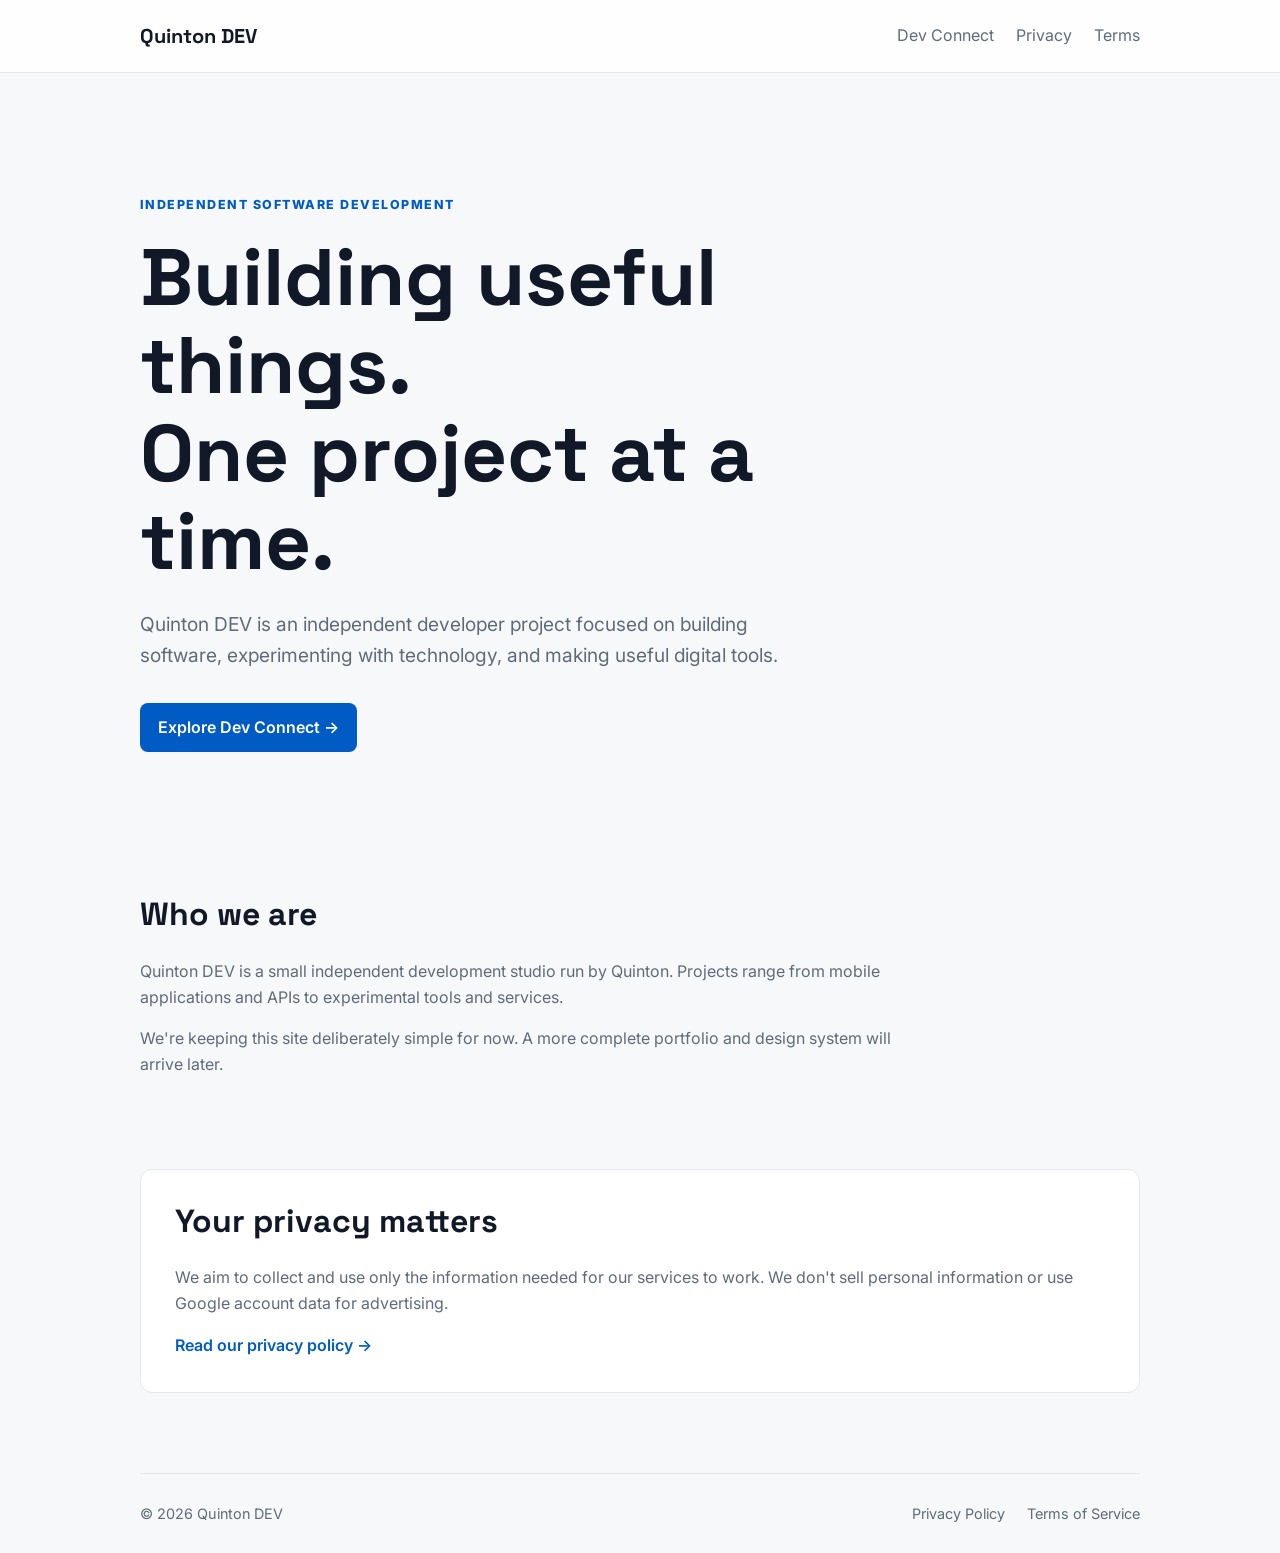
<file: index.html>
<!DOCTYPE html>
<html lang="en">
<head>
    <meta charset="UTF-8">
    <meta name="viewport" content="width=device-width, initial-scale=1.0">
    <meta name="description" content="Quinton DEV — independent software development and digital projects by Quinton Angus.">
    <title>Quinton DEV</title>
    <link rel="stylesheet" href="./CSS/main.css">
</head>
<body>
    <header>
        <nav>
            <a class="brand" href="./">Quinton DEV</a>
            <div class="links">
                <a href="./dev-connect.html">Dev Connect</a>
                <a href="./privacy.html">Privacy</a>
                <a href="./terms.html">Terms</a>
            </div>
        </nav>
    </header>

    <main>
        <section class="hero">
            <p class="eyebrow">INDEPENDENT SOFTWARE DEVELOPMENT</p>
            <h1>Building useful things.<br>One project at a time.</h1>
            <p class="lead">Quinton DEV is an independent developer project focused on building software, experimenting with technology, and making useful digital tools.</p>
            <a class="button" href="./dev-connect.html">Explore Dev Connect →</a>
        </section>

        <section class="section">
            <h2>Who we are</h2>
            <p>Quinton DEV is a small independent development studio run by Quinton. Projects range from mobile applications and APIs to experimental tools and services.</p>
            <p>We're keeping this site deliberately simple for now. A more complete portfolio and design system will arrive later.</p>
        </section>

        <section class="section card">
            <h2>Your privacy matters</h2>
            <p>We aim to collect and use only the information needed for our services to work. We don't sell personal information or use Google account data for advertising.</p>
            <a href="./privacy.html">Read our privacy policy →</a>
        </section>
    </main>

    <footer>
        <span>© 2026 Quinton DEV</span>
        <div>
            <a href="./privacy.html">Privacy Policy</a>
            <a href="./terms.html">Terms of Service</a>
        </div>
    </footer>
</body>
</html>
</file>
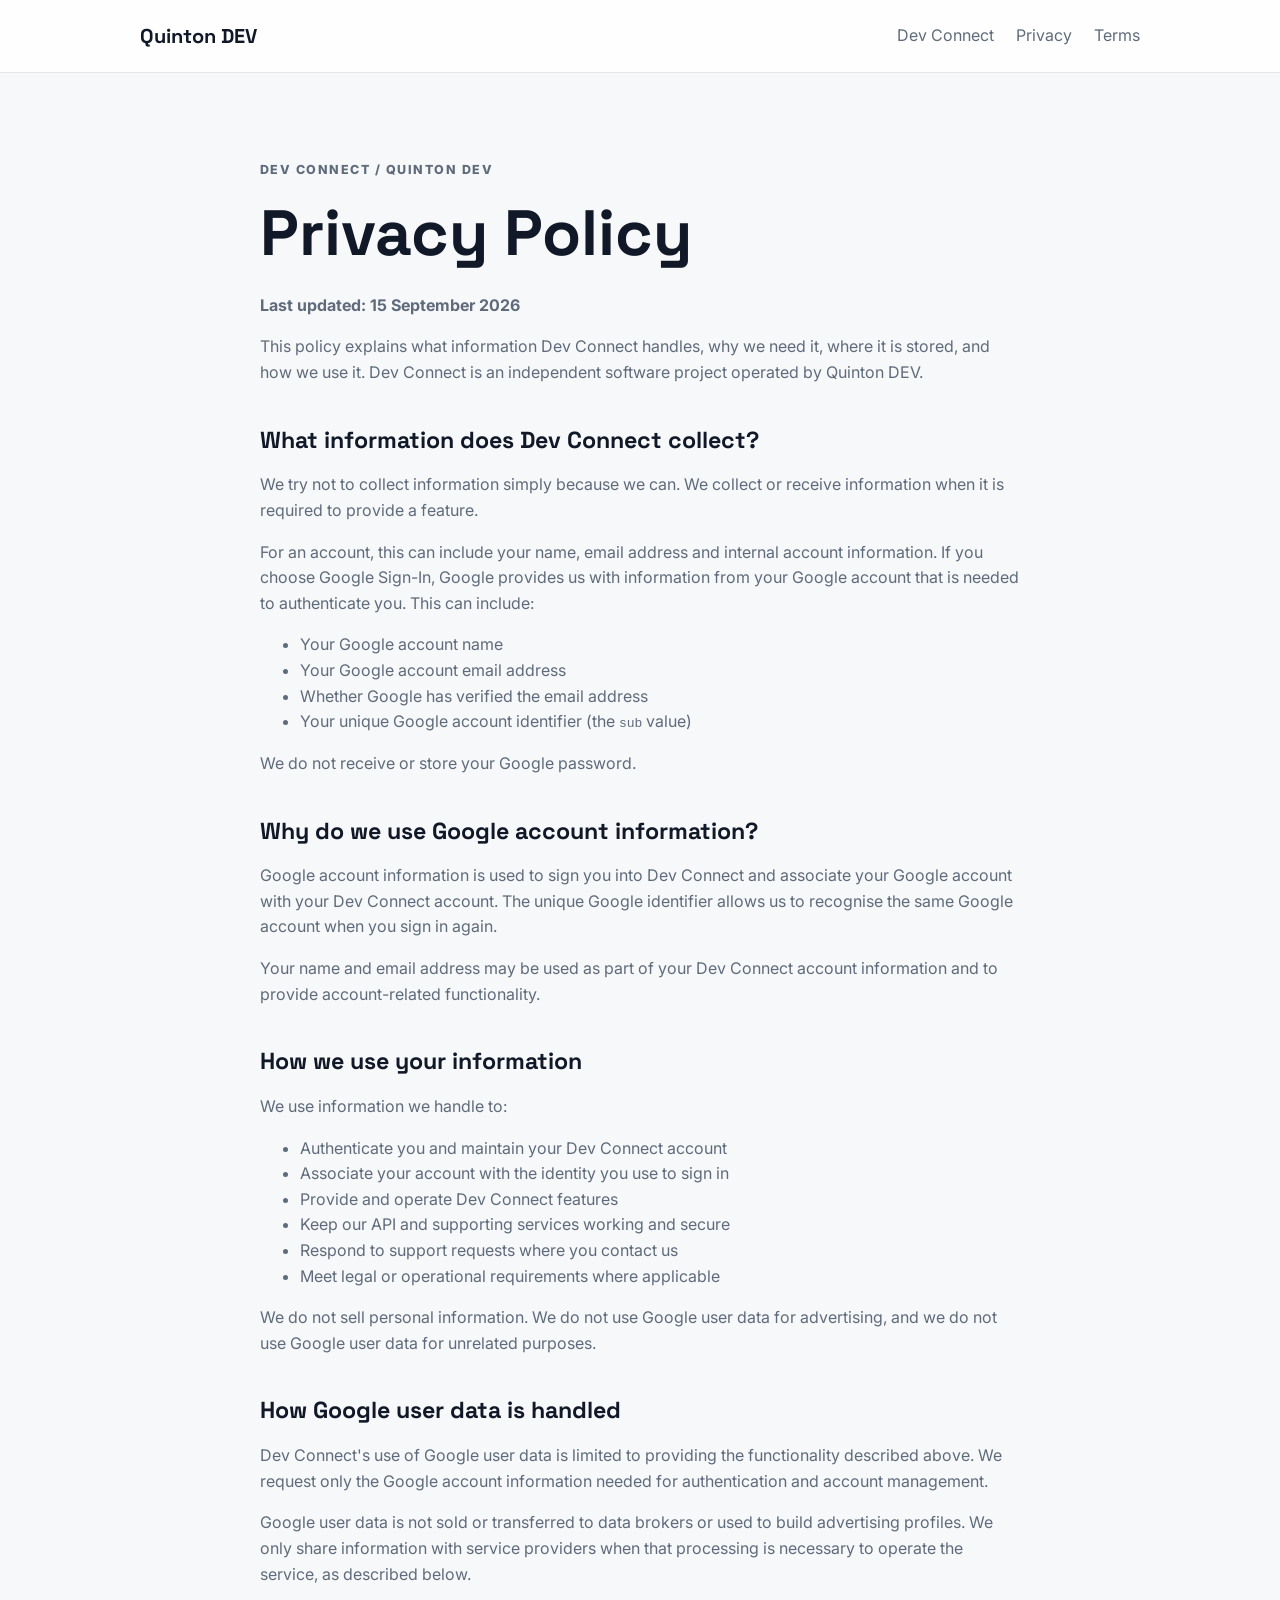
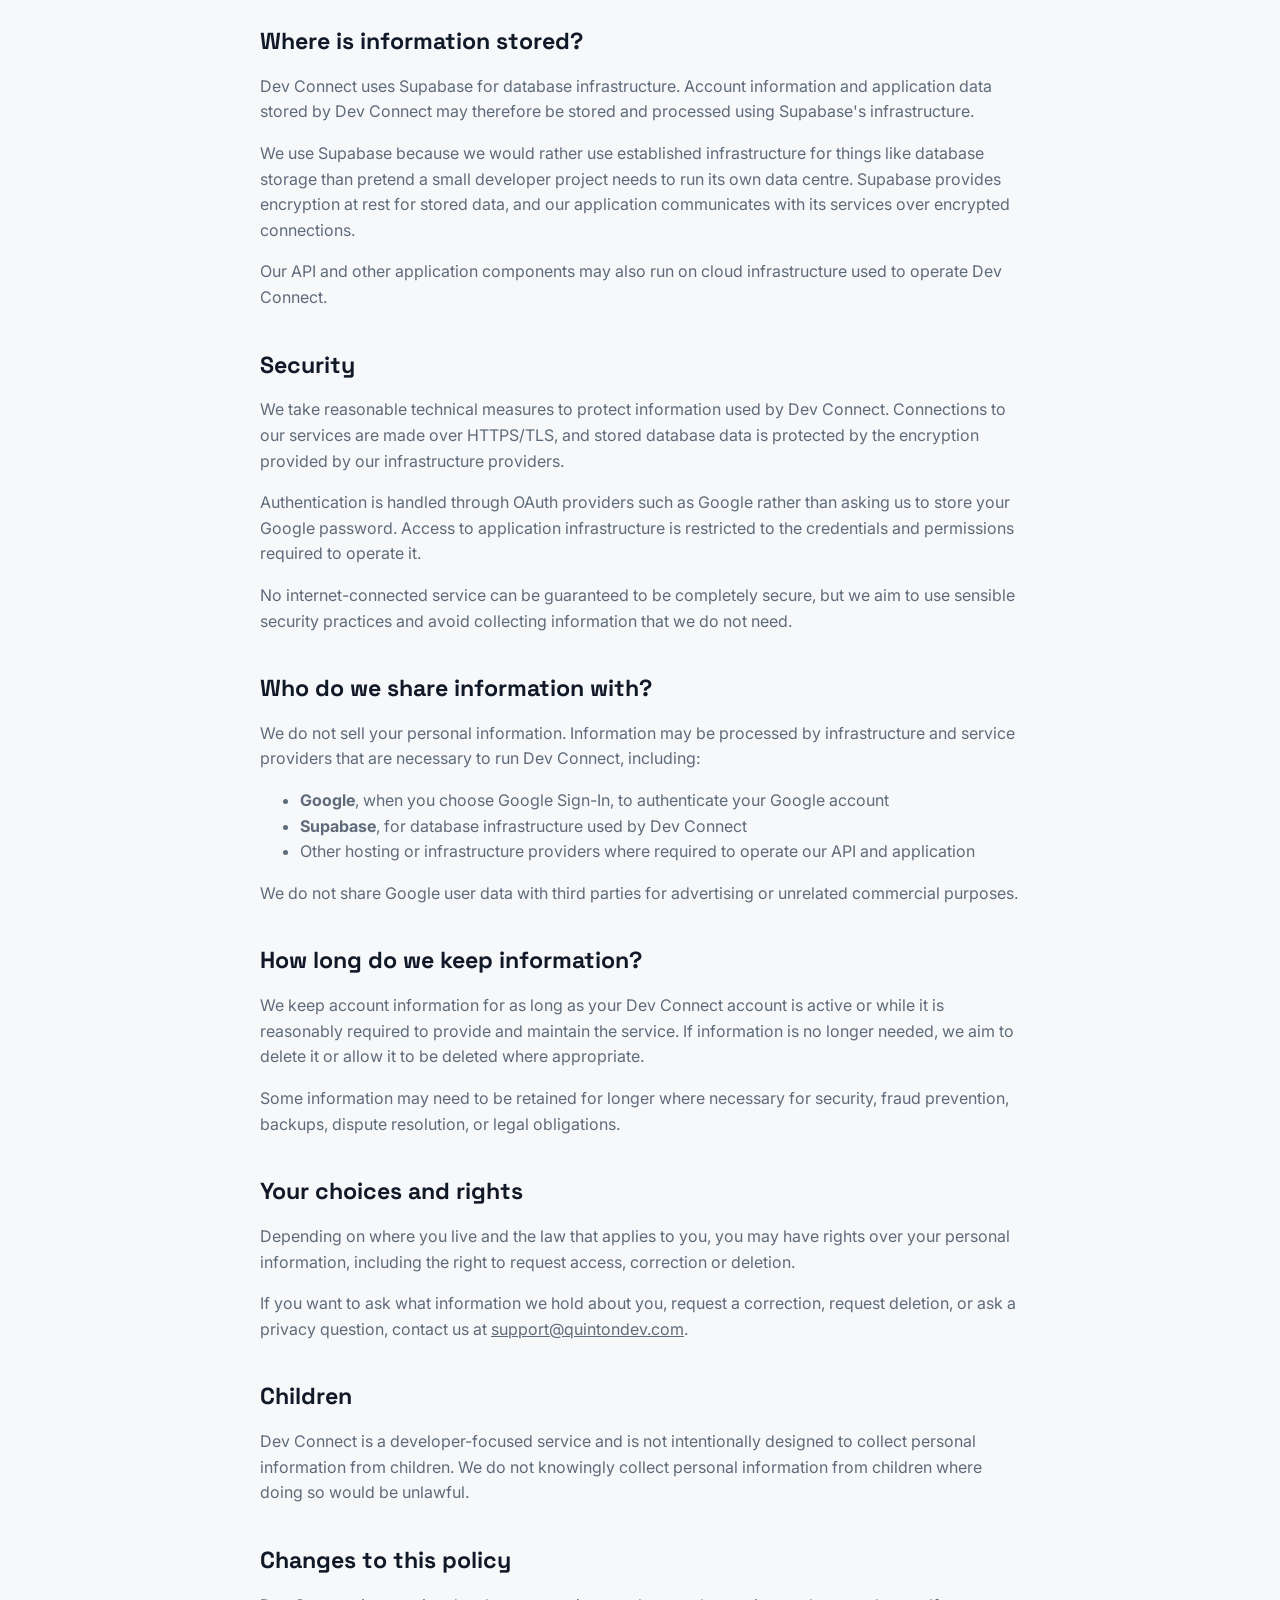
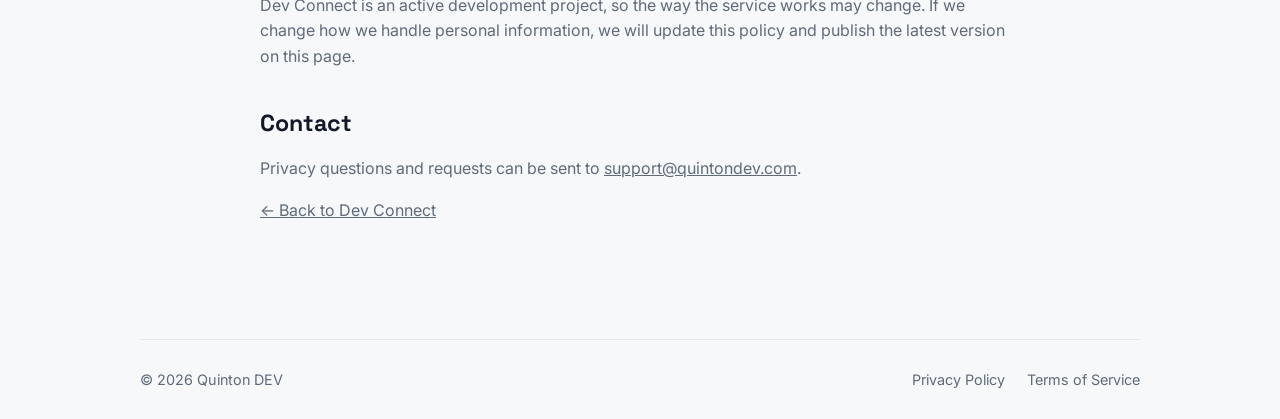
<file: privacy/index.html>
<!DOCTYPE html>
<html lang="en">
<head>
    <meta charset="UTF-8">
    <meta name="viewport" content="width=device-width, initial-scale=1.0">
    <meta http-equiv="refresh" content="0; url=../privacy.html">
    <link rel="canonical" href="https://quintondev.com/privacy">
    <title>Privacy Policy | Dev Connect | Quinton DEV</title>
</head>
<body>
    <p>Redirecting to the <a href="../privacy.html">Dev Connect Privacy Policy</a>…</p>
</body>
</html>
</file>
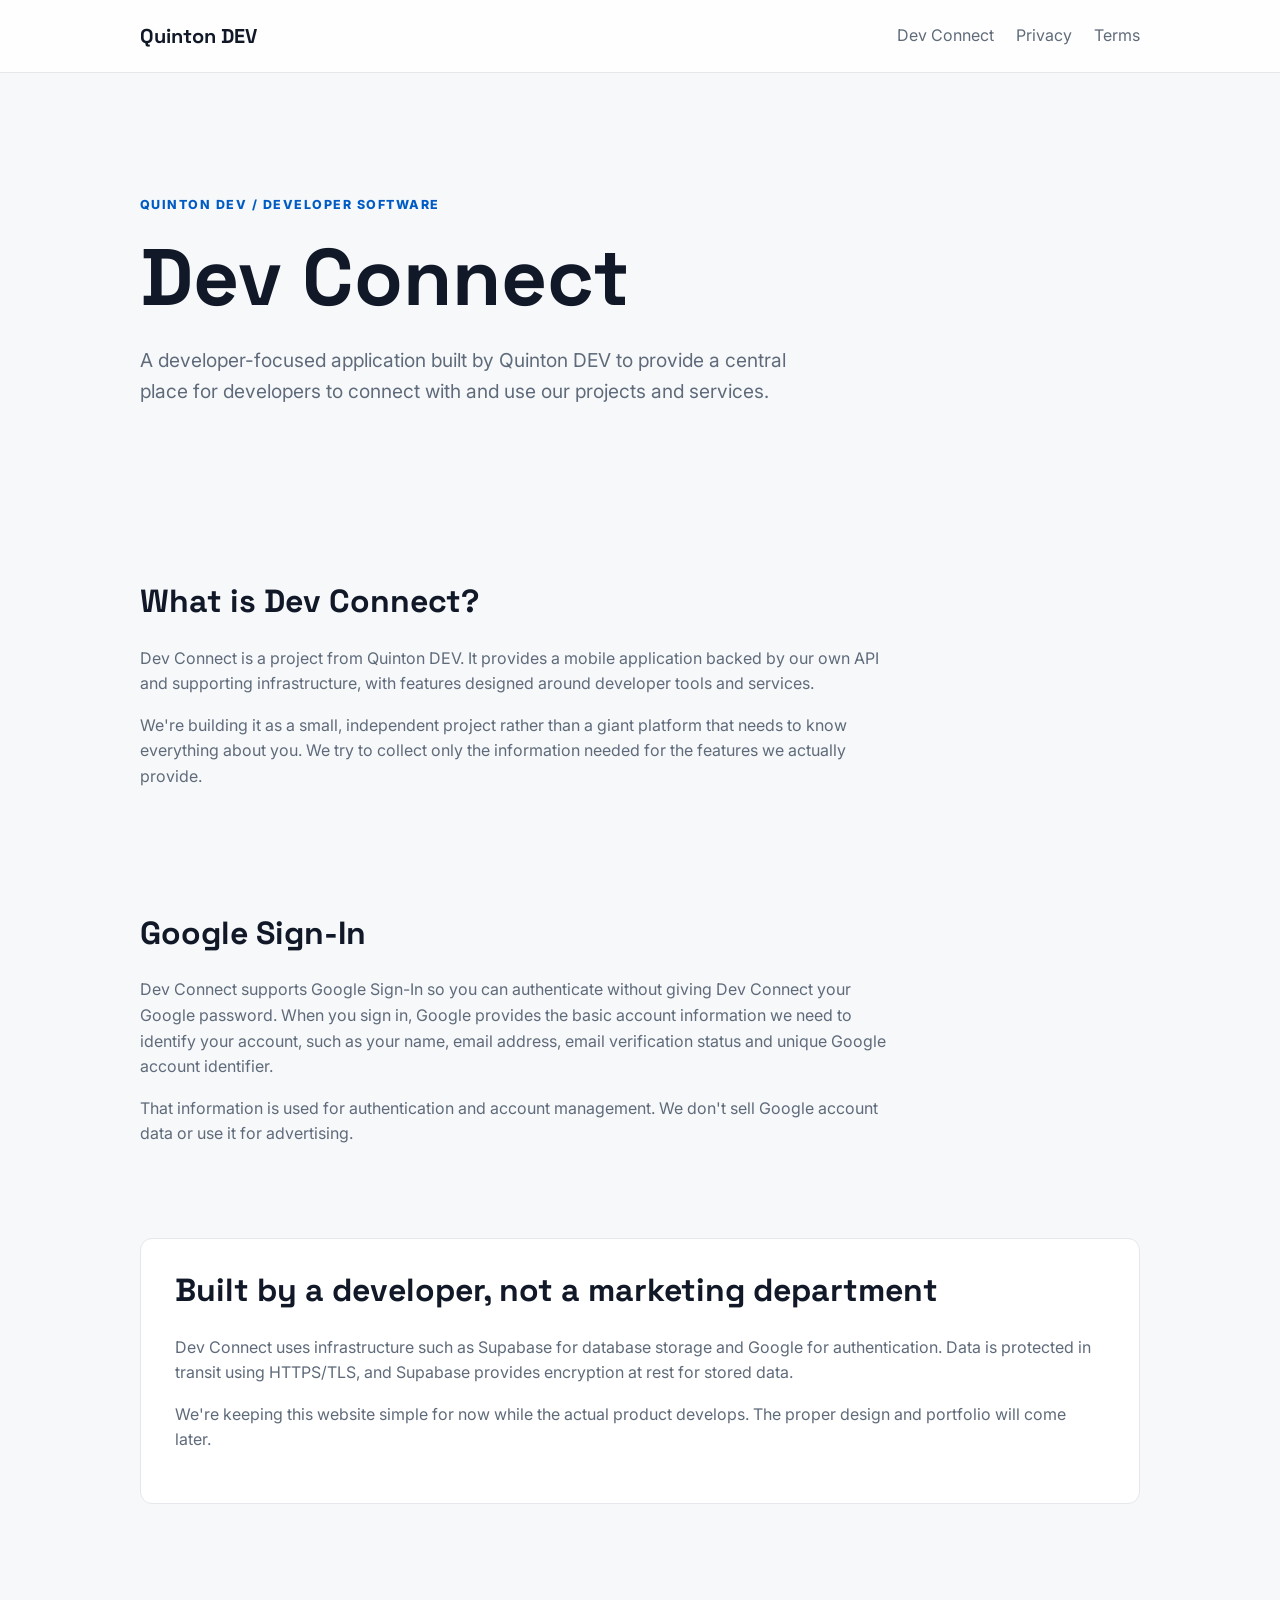
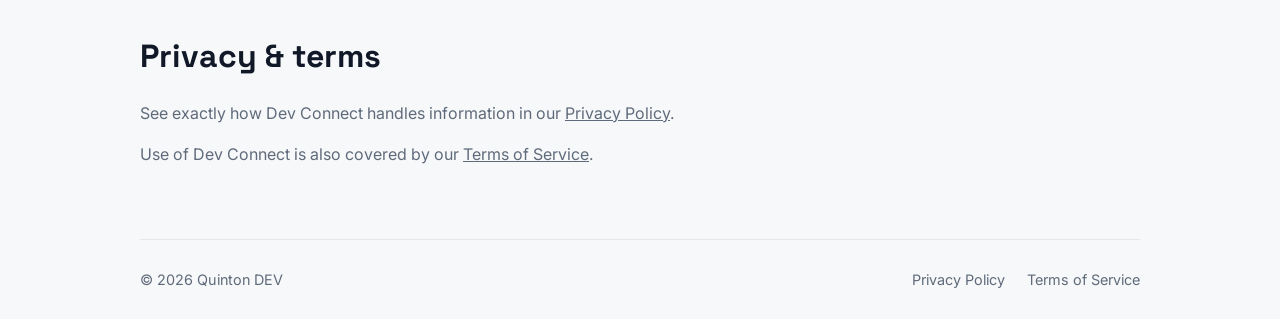
<file: dev-connect.html>
<!DOCTYPE html>
<html lang="en">
<head>
    <meta charset="UTF-8">
    <meta name="viewport" content="width=device-width, initial-scale=1.0">
    <meta name="description" content="Dev Connect — a developer-focused application built by Quinton DEV for connecting developers with projects and services.">
    <title>Dev Connect | Quinton DEV</title>
    <link rel="stylesheet" href="./CSS/main.css">
</head>
<body>
    <header>
        <nav>
            <a class="brand" href="./">Quinton DEV</a>
            <div class="links">
                <a href="./dev-connect.html">Dev Connect</a>
                <a href="./privacy.html">Privacy</a>
                <a href="./terms.html">Terms</a>
            </div>
        </nav>
    </header>

    <main>
        <section class="hero">
            <p class="eyebrow">QUINTON DEV / DEVELOPER SOFTWARE</p>
            <h1>Dev Connect</h1>
            <p class="lead">A developer-focused application built by Quinton DEV to provide a central place for developers to connect with and use our projects and services.</p>
        </section>

        <section class="section">
            <h2>What is Dev Connect?</h2>
            <p>Dev Connect is a project from Quinton DEV. It provides a mobile application backed by our own API and supporting infrastructure, with features designed around developer tools and services.</p>
            <p>We're building it as a small, independent project rather than a giant platform that needs to know everything about you. We try to collect only the information needed for the features we actually provide.</p>
        </section>

        <section class="section">
            <h2>Google Sign-In</h2>
            <p>Dev Connect supports Google Sign-In so you can authenticate without giving Dev Connect your Google password. When you sign in, Google provides the basic account information we need to identify your account, such as your name, email address, email verification status and unique Google account identifier.</p>
            <p>That information is used for authentication and account management. We don't sell Google account data or use it for advertising.</p>
        </section>

        <section class="section card">
            <h2>Built by a developer, not a marketing department</h2>
            <p>Dev Connect uses infrastructure such as Supabase for database storage and Google for authentication. Data is protected in transit using HTTPS/TLS, and Supabase provides encryption at rest for stored data.</p>
            <p>We're keeping this website simple for now while the actual product develops. The proper design and portfolio will come later.</p>
        </section>

        <section class="section">
            <h2>Privacy &amp; terms</h2>
            <p>See exactly how Dev Connect handles information in our <a href="./privacy.html">Privacy Policy</a>.</p>
            <p>Use of Dev Connect is also covered by our <a href="./terms.html">Terms of Service</a>.</p>
        </section>
    </main>

    <footer>
        <span>© 2026 Quinton DEV</span>
        <div>
            <a href="./privacy.html">Privacy Policy</a>
            <a href="./terms.html">Terms of Service</a>
        </div>
    </footer>
</body>
</html>
</file>
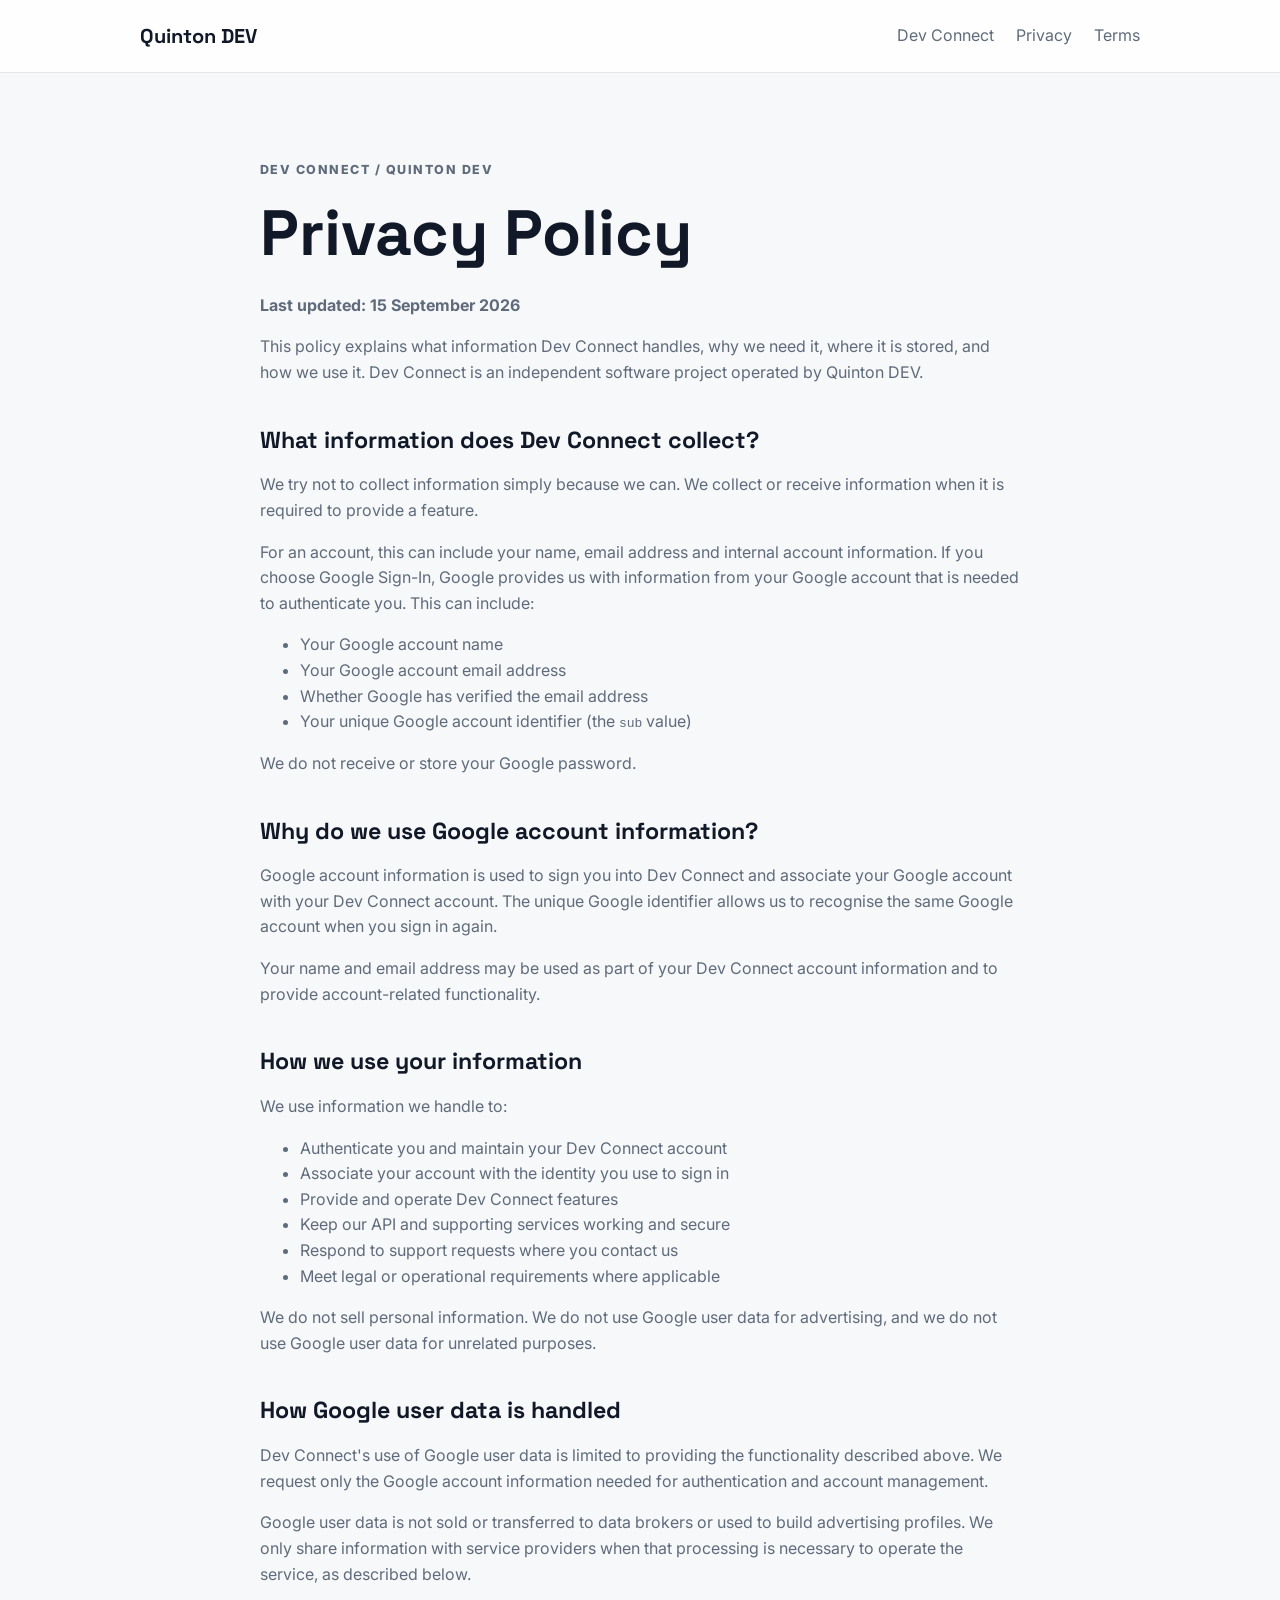
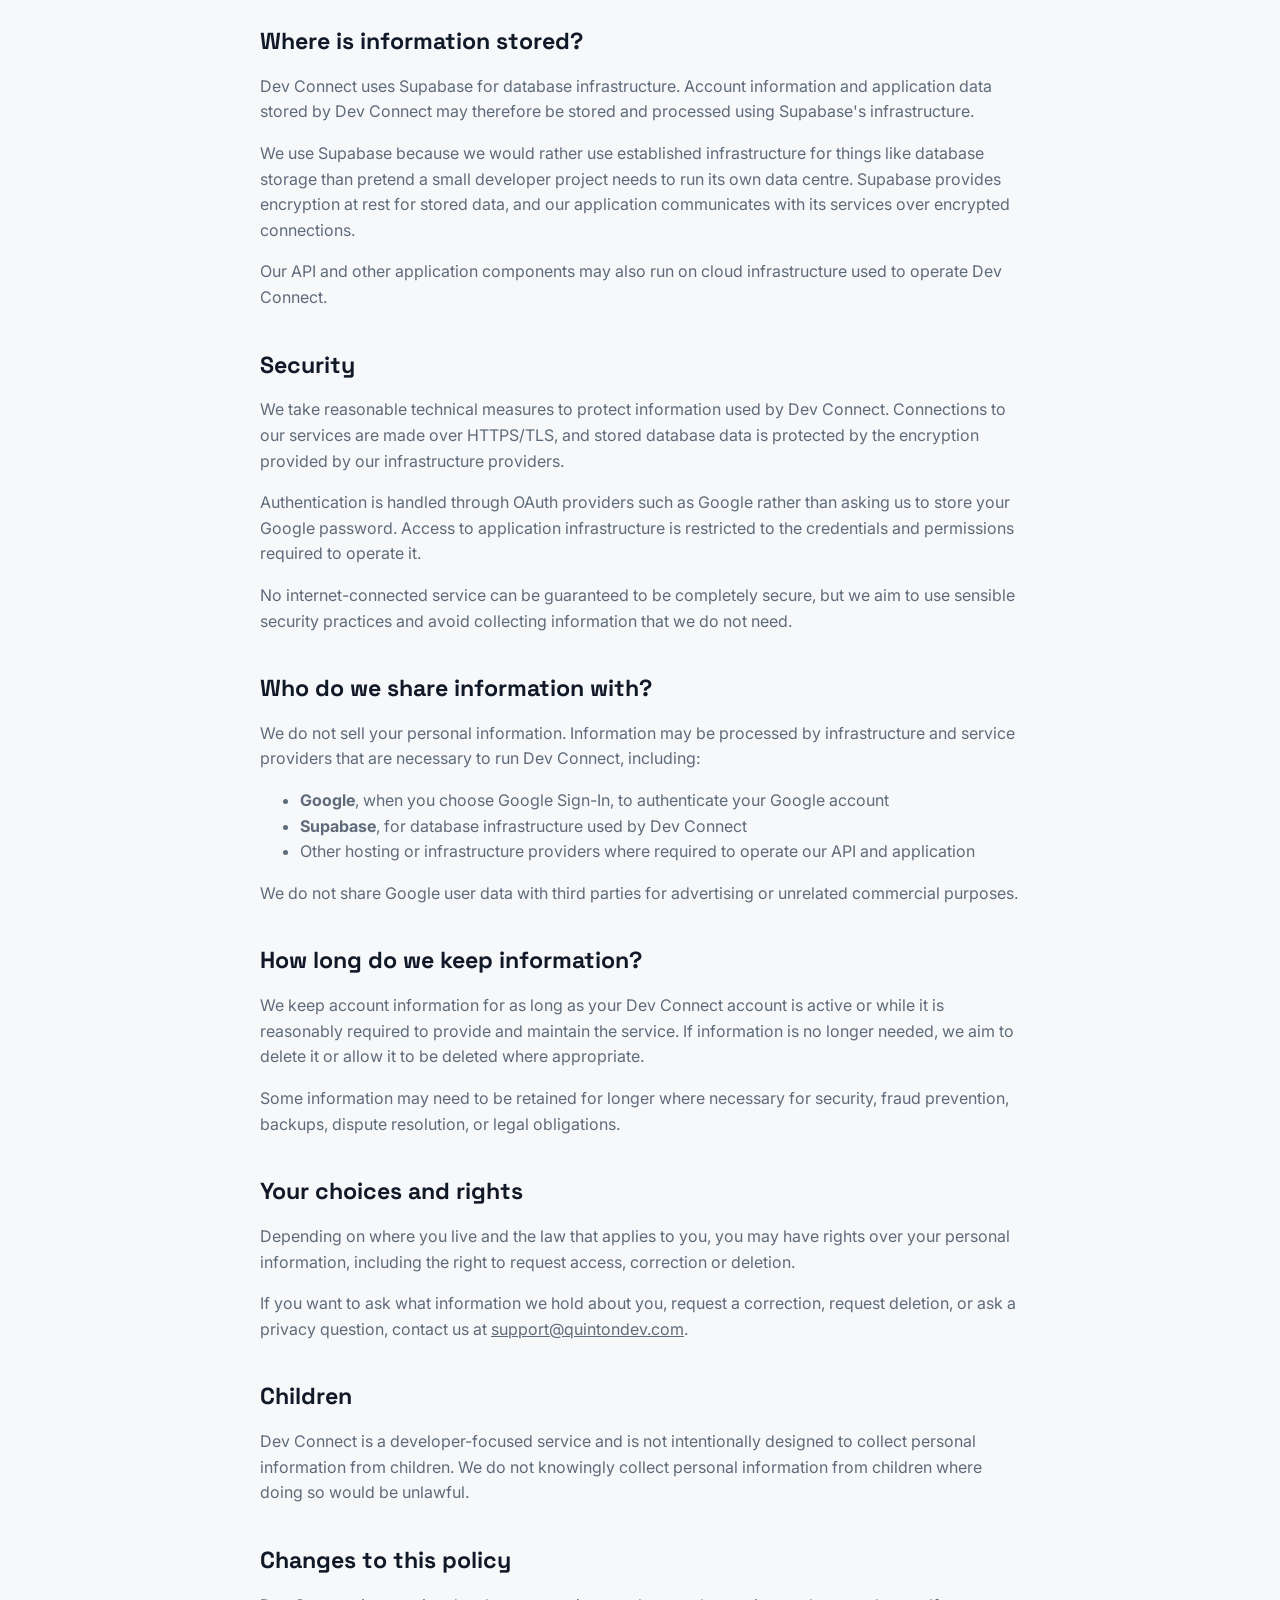
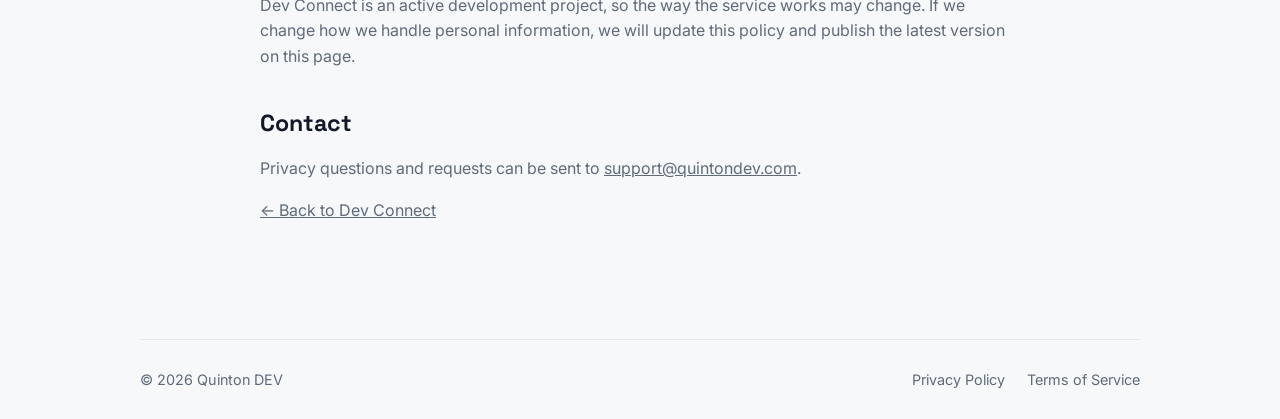
<file: privacy.html>
<!DOCTYPE html>
<html lang="en">
<head>
    <meta charset="UTF-8">
    <meta name="viewport" content="width=device-width, initial-scale=1.0">
    <meta name="description" content="Privacy Policy for Dev Connect and Quinton DEV services.">
    <title>Privacy Policy | Dev Connect | Quinton DEV</title>
    <link rel="stylesheet" href="./CSS/main.css">
</head>
<body>
    <header><nav><a class="brand" href="./">Quinton DEV</a><div class="links"><a href="./dev-connect.html">Dev Connect</a><a href="./privacy.html">Privacy</a><a href="./terms.html">Terms</a></div></nav></header>
    <main class="page">
        <p class="eyebrow">DEV CONNECT / QUINTON DEV</p>
        <h1>Privacy Policy</h1>
        <p><strong>Last updated: 15 September 2026</strong></p>

        <p>This policy explains what information Dev Connect handles, why we need it, where it is stored, and how we use it. Dev Connect is an independent software project operated by Quinton DEV.</p>

        <h2>What information does Dev Connect collect?</h2>
        <p>We try not to collect information simply because we can. We collect or receive information when it is required to provide a feature.</p>
        <p>For an account, this can include your name, email address and internal account information. If you choose Google Sign-In, Google provides us with information from your Google account that is needed to authenticate you. This can include:</p>
        <ul>
            <li>Your Google account name</li>
            <li>Your Google account email address</li>
            <li>Whether Google has verified the email address</li>
            <li>Your unique Google account identifier (the <code>sub</code> value)</li>
        </ul>
        <p>We do not receive or store your Google password.</p>

        <h2>Why do we use Google account information?</h2>
        <p>Google account information is used to sign you into Dev Connect and associate your Google account with your Dev Connect account. The unique Google identifier allows us to recognise the same Google account when you sign in again.</p>
        <p>Your name and email address may be used as part of your Dev Connect account information and to provide account-related functionality.</p>

        <h2>How we use your information</h2>
        <p>We use information we handle to:</p>
        <ul>
            <li>Authenticate you and maintain your Dev Connect account</li>
            <li>Associate your account with the identity you use to sign in</li>
            <li>Provide and operate Dev Connect features</li>
            <li>Keep our API and supporting services working and secure</li>
            <li>Respond to support requests where you contact us</li>
            <li>Meet legal or operational requirements where applicable</li>
        </ul>
        <p>We do not sell personal information. We do not use Google user data for advertising, and we do not use Google user data for unrelated purposes.</p>

        <h2>How Google user data is handled</h2>
        <p>Dev Connect's use of Google user data is limited to providing the functionality described above. We request only the Google account information needed for authentication and account management.</p>
        <p>Google user data is not sold or transferred to data brokers or used to build advertising profiles. We only share information with service providers when that processing is necessary to operate the service, as described below.</p>

        <h2>Where is information stored?</h2>
        <p>Dev Connect uses Supabase for database infrastructure. Account information and application data stored by Dev Connect may therefore be stored and processed using Supabase's infrastructure.</p>
        <p>We use Supabase because we would rather use established infrastructure for things like database storage than pretend a small developer project needs to run its own data centre. Supabase provides encryption at rest for stored data, and our application communicates with its services over encrypted connections.</p>
        <p>Our API and other application components may also run on cloud infrastructure used to operate Dev Connect.</p>

        <h2>Security</h2>
        <p>We take reasonable technical measures to protect information used by Dev Connect. Connections to our services are made over HTTPS/TLS, and stored database data is protected by the encryption provided by our infrastructure providers.</p>
        <p>Authentication is handled through OAuth providers such as Google rather than asking us to store your Google password. Access to application infrastructure is restricted to the credentials and permissions required to operate it.</p>
        <p>No internet-connected service can be guaranteed to be completely secure, but we aim to use sensible security practices and avoid collecting information that we do not need.</p>

        <h2>Who do we share information with?</h2>
        <p>We do not sell your personal information. Information may be processed by infrastructure and service providers that are necessary to run Dev Connect, including:</p>
        <ul>
            <li><strong>Google</strong>, when you choose Google Sign-In, to authenticate your Google account</li>
            <li><strong>Supabase</strong>, for database infrastructure used by Dev Connect</li>
            <li>Other hosting or infrastructure providers where required to operate our API and application</li>
        </ul>
        <p>We do not share Google user data with third parties for advertising or unrelated commercial purposes.</p>

        <h2>How long do we keep information?</h2>
        <p>We keep account information for as long as your Dev Connect account is active or while it is reasonably required to provide and maintain the service. If information is no longer needed, we aim to delete it or allow it to be deleted where appropriate.</p>
        <p>Some information may need to be retained for longer where necessary for security, fraud prevention, backups, dispute resolution, or legal obligations.</p>

        <h2>Your choices and rights</h2>
        <p>Depending on where you live and the law that applies to you, you may have rights over your personal information, including the right to request access, correction or deletion.</p>
        <p>If you want to ask what information we hold about you, request a correction, request deletion, or ask a privacy question, contact us at <a href="mailto:support@quintondev.com">support@quintondev.com</a>.</p>

        <h2>Children</h2>
        <p>Dev Connect is a developer-focused service and is not intentionally designed to collect personal information from children. We do not knowingly collect personal information from children where doing so would be unlawful.</p>

        <h2>Changes to this policy</h2>
        <p>Dev Connect is an active development project, so the way the service works may change. If we change how we handle personal information, we will update this policy and publish the latest version on this page.</p>

        <h2>Contact</h2>
        <p>Privacy questions and requests can be sent to <a href="mailto:support@quintondev.com">support@quintondev.com</a>.</p>
        <p><a href="./">← Back to Dev Connect</a></p>
    </main>
    <footer><span>© 2026 Quinton DEV</span><div><a href="./privacy.html">Privacy Policy</a><a href="./terms.html">Terms of Service</a></div></footer>
</body>
</html>
</file>
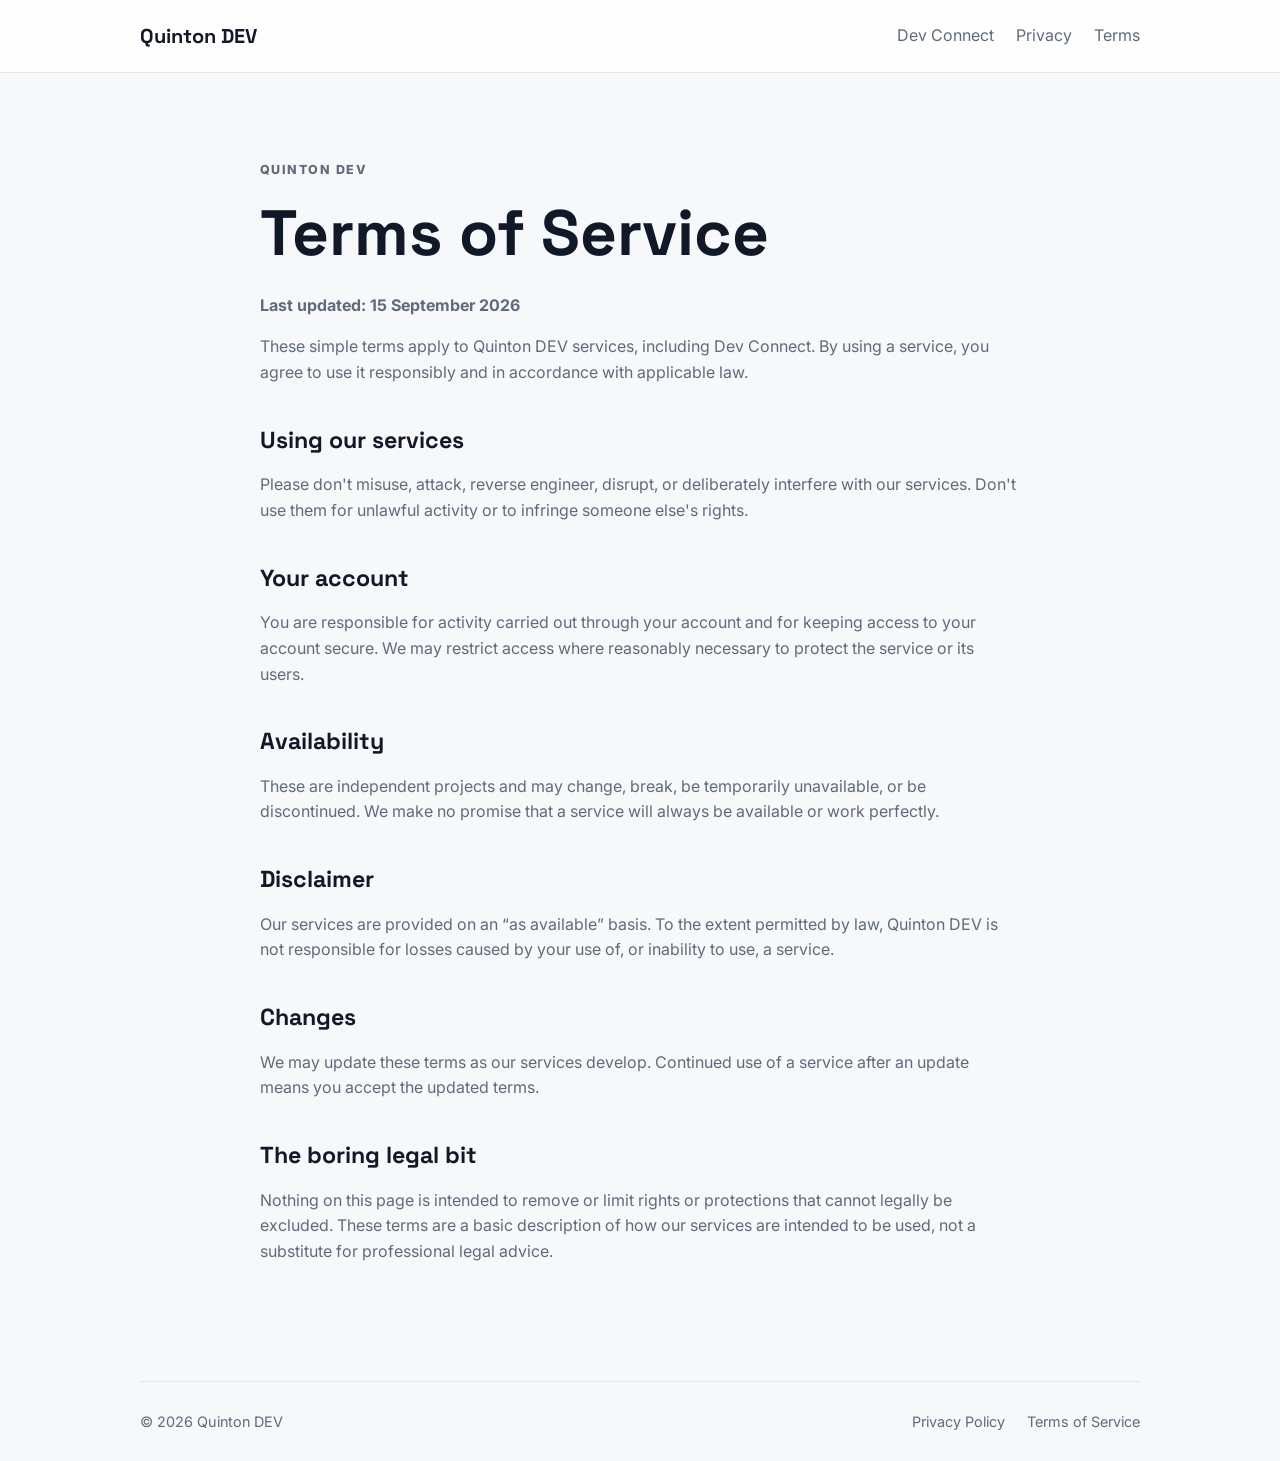
<file: terms.html>
<!DOCTYPE html>
<html lang="en">
<head>
    <meta charset="UTF-8">
    <meta name="viewport" content="width=device-width, initial-scale=1.0">
    <title>Terms of Service | Quinton DEV</title>
    <link rel="stylesheet" href="./CSS/main.css">
</head>
<body>
    <header><nav><a class="brand" href="./">Quinton DEV</a><div class="links"><a href="./dev-connect.html">Dev Connect</a><a href="./privacy.html">Privacy</a><a href="./terms.html">Terms</a></div></nav></header>
    <main class="page">
        <p class="eyebrow">QUINTON DEV</p>
        <h1>Terms of Service</h1>
        <p><strong>Last updated: 15 September 2026</strong></p>
        <p>These simple terms apply to Quinton DEV services, including Dev Connect. By using a service, you agree to use it responsibly and in accordance with applicable law.</p>
        <h2>Using our services</h2>
        <p>Please don't misuse, attack, reverse engineer, disrupt, or deliberately interfere with our services. Don't use them for unlawful activity or to infringe someone else's rights.</p>
        <h2>Your account</h2>
        <p>You are responsible for activity carried out through your account and for keeping access to your account secure. We may restrict access where reasonably necessary to protect the service or its users.</p>
        <h2>Availability</h2>
        <p>These are independent projects and may change, break, be temporarily unavailable, or be discontinued. We make no promise that a service will always be available or work perfectly.</p>
        <h2>Disclaimer</h2>
        <p>Our services are provided on an “as available” basis. To the extent permitted by law, Quinton DEV is not responsible for losses caused by your use of, or inability to use, a service.</p>
        <h2>Changes</h2>
        <p>We may update these terms as our services develop. Continued use of a service after an update means you accept the updated terms.</p>
        <h2>The boring legal bit</h2>
        <p>Nothing on this page is intended to remove or limit rights or protections that cannot legally be excluded. These terms are a basic description of how our services are intended to be used, not a substitute for professional legal advice.</p>
    </main>
    <footer><span>© 2026 Quinton DEV</span><div><a href="./privacy.html">Privacy Policy</a><a href="./terms.html">Terms of Service</a></div></footer>
</body>
</html>
</file>
<file: CSS/main.css>
@import url('https://fonts.googleapis.com/css2?family=Inter:wght@400;500;600;700;800&family=Space+Grotesk:wght@500;600;700&display=swap');

:root {
    --background: #f7f8fa;
    --surface: #ffffff;
    --text: #111827;
    --muted: #5f6b7a;
    --blue: #005cc4;
    --border: #e5e7eb;
}

* { box-sizing: border-box; }
html { scroll-behavior: smooth; }
body {
    margin: 0;
    min-height: 100vh;
    background: var(--background);
    color: var(--text);
    font-family: 'Inter', sans-serif;
    line-height: 1.6;
}

a { color: inherit; }
header {
    border-bottom: 1px solid var(--border);
    background: rgba(255,255,255,.9);
}
nav, main, footer {
    width: min(100% - 40px, 1000px);
    margin: auto;
}
nav {
    min-height: 72px;
    display: flex;
    align-items: center;
    justify-content: space-between;
    gap: 24px;
}
.brand {
    font-family: 'Space Grotesk', sans-serif;
    font-weight: 700;
    font-size: 1.25rem;
    text-decoration: none;
}
.links, footer div { display: flex; gap: 22px; }
.links a, footer a { color: var(--muted); text-decoration: none; }
.links a:hover, footer a:hover { color: var(--blue); }

.hero { padding: 110px 0 90px; max-width: 760px; }
.eyebrow { color: var(--blue); font-size: .78rem; font-weight: 800; letter-spacing: .12em; }
h1, h2 { font-family: 'Space Grotesk', sans-serif; line-height: 1.1; }
h1 { font-size: clamp(2.7rem, 7vw, 5rem); margin: 18px 0 24px; }
h2 { font-size: 2rem; margin-top: 0; }
.lead { color: var(--muted); font-size: 1.2rem; max-width: 680px; margin-bottom: 32px; }
.button {
    display: inline-block;
    padding: 12px 18px;
    border-radius: 8px;
    background: var(--blue);
    color: white;
    text-decoration: none;
    font-weight: 600;
}
.section { padding: 55px 0; max-width: 760px; }
.section p { color: var(--muted); }
.card {
    max-width: none;
    padding: 34px;
    margin: 20px 0 80px;
    background: var(--surface);
    border: 1px solid var(--border);
    border-radius: 12px;
}
.card a { color: var(--blue); font-weight: 600; text-decoration: none; }
footer {
    border-top: 1px solid var(--border);
    padding: 28px 0;
    display: flex;
    justify-content: space-between;
    gap: 20px;
    color: var(--muted);
    font-size: .9rem;
}

.page { padding: 75px 0 100px; max-width: 760px; }
.page h1 { font-size: clamp(2.4rem, 6vw, 4rem); }
.page h2 { font-size: 1.45rem; margin-top: 42px; }
.page p, .page li { color: var(--muted); }

@media (max-width: 650px) {
    nav { flex-direction: column; align-items: flex-start; padding: 18px 0; }
    .links { flex-wrap: wrap; gap: 12px 18px; }
    .hero { padding: 70px 0 50px; }
    footer { flex-direction: column; }
    footer div { flex-wrap: wrap; }
}
</file>
